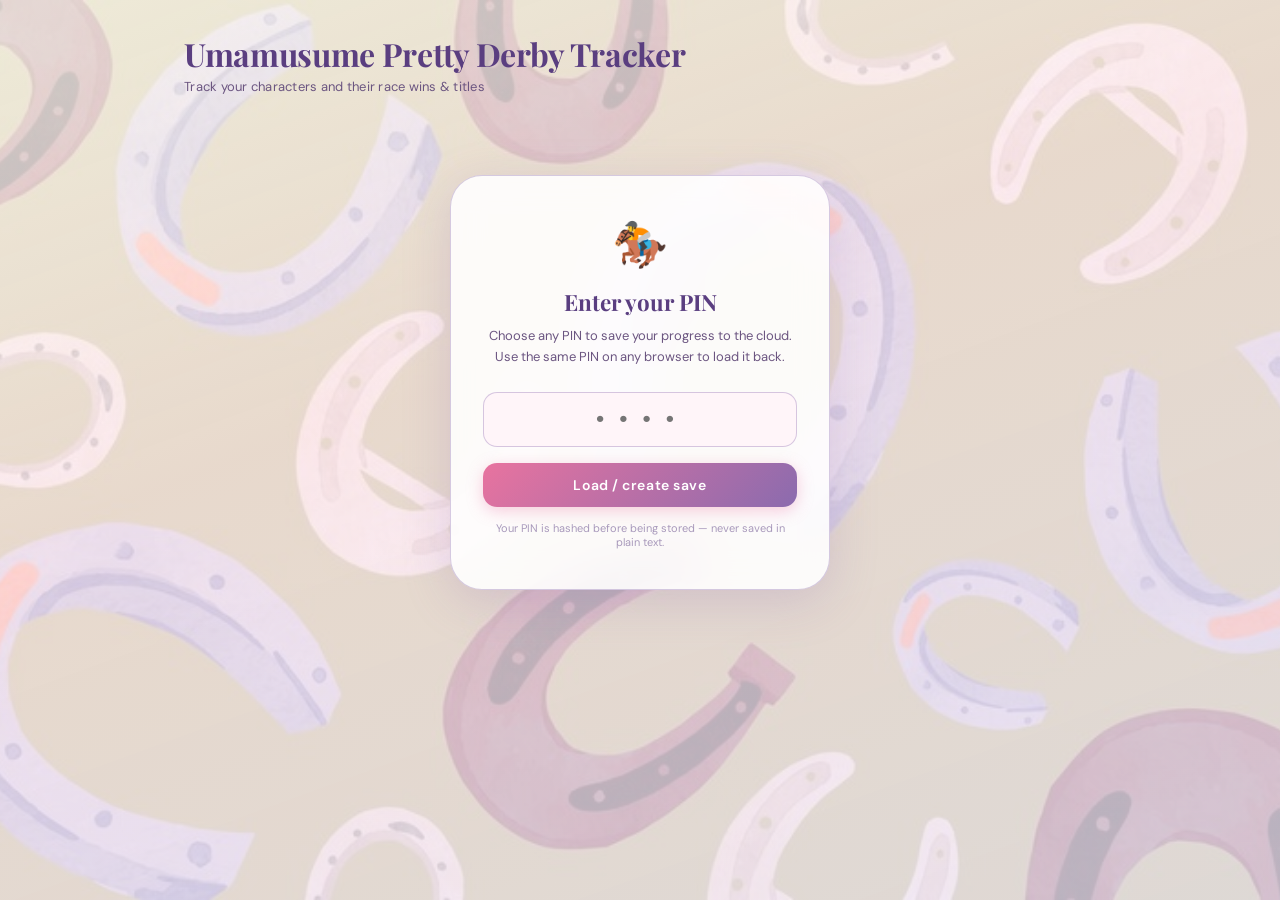
<file: index.html>
<!DOCTYPE html>
<html lang="en">
<head>
<meta charset="UTF-8" />
<meta name="viewport" content="width=device-width, initial-scale=1.0" />
<link rel="preconnect" href="https://fonts.googleapis.com">
<link rel="preconnect" href="https://fonts.gstatic.com" crossorigin>
<link href="https://fonts.googleapis.com/css2?family=Playfair+Display:wght@400;600;700&family=DM+Sans:ital,opsz,wght@0,9..40,300;0,9..40,400;0,9..40,500;0,9..40,600&display=swap" rel="stylesheet">
<link rel="stylesheet" href="styles.css">
<title>Umamusume Pretty Derby Tracker</title>
</head>
<body>
<div class="container">
  <h1>Umamusume Pretty Derby Tracker</h1>
  <p class="subtitle">Track your characters and their race wins &amp; titles</p>

  <div id="loading-screen" class="pin-screen" style="font-size:14px;color:var(--text-mid);">
    <p>Loading data…</p>
  </div>

  <div id="pin-screen" class="pin-screen" style="display:none">
    <h2>Enter your PIN</h2>
    <p>Choose any PIN to save your progress to the cloud. Use the same PIN on any browser to load it back.</p>
    <input class="pin-input" id="pin-input" type="password" maxlength="20" placeholder="••••" autocomplete="off" />
    <button class="pin-btn" id="pin-btn">Load / create save</button>
    <div class="pin-error" id="pin-error" style="display:none"></div>
    <div class="pin-info">Your PIN is hashed before being stored — never saved in plain text.</div>
  </div>

  <div id="main-app" style="display:none">
    <div class="sync-bar">
      <span class="sync-status" id="sync-status">Loaded from cloud</span>
      <button class="switch-pin" id="switch-pin-btn">Switch PIN</button>
    </div>
    <div id="chars-view">
      <div class="search-row">
        <input id="search-input" placeholder="Search characters..." />
        <button id="sort-mode-btn" class="sort-mode-btn">⇅ Custom Order</button>
      </div>
      <div class="char-grid" id="char-grid"></div>
    </div>
    <div class="detail-view" id="detail-view">
      <button class="back-btn" id="back-btn">← All characters</button>
      <div class="detail-header">
        <div class="detail-avatar" id="d-avatar"></div>
        <div><div class="detail-name" id="d-name"></div><div class="detail-wins-sub" id="d-sub"></div></div>
        <button class="own-btn-detail" id="d-own-btn"></button>
      </div>
      <div id="d-filters"></div>
      <div id="d-races-section" class="section"></div>
      <div id="d-titles-section" class="section"></div>
      <div id="d-story-section" class="section"></div>
    </div>
  </div>
</div>

<script>
const SUPABASE_URL = "https://rzcoksxxqggsweqdkzzb.supabase.co";
const SUPABASE_KEY = "sb_publishable_HH8gBjpd7CGeIpKzIGNu6g_YGz-oLFx";

// ── CSV loader ────────────────────────────────────────────────────────────────
function parseCSV(text) {
  const lines = text.trim().split("\n").map(l => l.trim()).filter(Boolean);
  if (lines.length < 2) return [];
  const headers = lines[0].split(",").map(h => h.trim());
  return lines.slice(1).map(line => {
    const vals = [];
    let cur = "", inQ = false;
    for (let i = 0; i < line.length; i++) {
      if (line[i] === '"') { inQ = !inQ; }
      else if (line[i] === ',' && !inQ) { vals.push(cur.trim()); cur = ""; }
      else { cur += line[i]; }
    }
    vals.push(cur.trim());
    const obj = {};
    headers.forEach((h, i) => obj[h] = vals[i] ?? "");
    return obj;
  });
}
function raceYears(r) {
  return (r.year || "").split(",").map(s => s.trim()).filter(Boolean);
}
async function loadCSV(path) {
  const r = await fetch(path);
  if (!r.ok) throw new Error(`Failed to load ${path}`);
  return parseCSV(await r.text());
}

// ── Bootstrap: load all CSVs before showing anything ─────────────────────────
let CHARS = [], G1_RACES = [], TITLES = [], STORY_EVENTS = {};
let RACE_ORDER_INDEX = {};

async function bootstrap() {
  try {
  const [chars, races, titlesData, storyData, raceOrderData] = await Promise.all([
      loadCSV("ImportFile/characters.csv"),
      loadCSV("ImportFile/races.csv"),
      loadCSV("ImportFile/titles.csv"),
      loadCSV("ImportFile/story_events.csv").catch(() => []),
      loadCSV("ImportFile/race_order.csv").catch(() => []),
    ]);
    CHARS    = chars;
    G1_RACES = races;
    TITLES   = titlesData.map(r => ({ title: r.title, description: r.description || "" }));
    RACE_ORDER_INDEX = {};
    raceOrderData.forEach((r, i) => { if (r.name) RACE_ORDER_INDEX[r.name] = i; });
    // Separate universal (ALL) events from character-specific ones
    const universalEvents = storyData
      .filter(row => row.character === "ALL" && row.event)
      .map(row => row.event);
    STORY_EVENTS = {};
    storyData.forEach(row => {
      if (row.character === "ALL" || !row.event) return;
      if (!STORY_EVENTS[row.character]) STORY_EVENTS[row.character] = [];
      STORY_EVENTS[row.character].push(row.event);
    });
    // Append universal events to every character's list
    CHARS.forEach(c => {
      if (!STORY_EVENTS[c.name]) STORY_EVENTS[c.name] = [];
      STORY_EVENTS[c.name] = STORY_EVENTS[c.name].concat(universalEvents);
    });

    document.getElementById("loading-screen").style.display = "none";
    document.getElementById("pin-screen").style.display     = "block";
    initApp();
  } catch (e) {
    document.getElementById("loading-screen").innerHTML =
      `<p style="color:#A32D2D">Failed to load data files. Make sure <code>characters.csv</code>, <code>races.csv</code>, and <code>titles.csv</code> exist.<br><br>${e.message}</p>`;
  }
}

// ── Supabase ──────────────────────────────────────────────────────────────────
async function hashPin(pin) {
  const buf = await crypto.subtle.digest("SHA-256", new TextEncoder().encode(pin));
  return Array.from(new Uint8Array(buf)).map(b=>b.toString(16).padStart(2,"0")).join("");
}
async function dbLoad(h) {
  const r = await fetch(`${SUPABASE_URL}/rest/v1/tracker?pin=eq.${h}&select=data`,
    {headers:{apikey:SUPABASE_KEY,Authorization:`Bearer ${SUPABASE_KEY}`}});
  if (!r.ok) throw new Error();
  const rows = await r.json();
  return rows.length ? rows[0].data : null;
}
async function dbSave(h, data) {
  const r = await fetch(`${SUPABASE_URL}/rest/v1/tracker`, {
    method:"POST",
    headers:{apikey:SUPABASE_KEY,Authorization:`Bearer ${SUPABASE_KEY}`,
      "Content-Type":"application/json","Prefer":"resolution=merge-duplicates"},
    body:JSON.stringify({pin:h,data,updated_at:new Date().toISOString()})
  });
  if (!r.ok) throw new Error();
}

// ── State ─────────────────────────────────────────────────────────────────────
let pinHash=null, appData={}, currentChar=null, charSearch="", saveTimer=null;
let fSearch="", fGrade=null, fYear=null, fMonth=null, fSurface=null, fLength=null;
let racesCollapsed=false, titlesCollapsed=false, storyCollapsed=false;
let raceViewMode="career";

function initChar(n){
  if(!appData[n])appData[n]={owned:false,races:{},titles:{},storyEvents:{}};
  if(!appData[n].storyEvents)appData[n].storyEvents={};
}
function initials(n){return n.split(" ").map(w=>w[0]).join("").slice(0,2).toUpperCase();}
function getWins(n){
  const d=appData[n];if(!d)return 0;
  return Object.values(d.races||{}).filter(Boolean).length+Object.values(d.titles||{}).filter(Boolean).length;
}
function setSyncStatus(msg,cls){
  const el=document.getElementById("sync-status");
  el.textContent=msg;el.className="sync-status"+(cls?" "+cls:"");
}
function scheduleSave(){
  clearTimeout(saveTimer);setSyncStatus("Saving…","saving");
  saveTimer=setTimeout(async()=>{
    try{await dbSave(pinHash,appData);setSyncStatus("Saved to cloud ✓");}
    catch{setSyncStatus("Save failed — check connection","error");}
  },800);
}

// ── PIN ───────────────────────────────────────────────────────────────────────
function initApp() {
  document.getElementById("pin-btn").addEventListener("click",async()=>{
    const pin=document.getElementById("pin-input").value.trim();
    const errEl=document.getElementById("pin-error");
    if(!pin){errEl.textContent="Please enter a PIN.";errEl.style.display="block";return;}
    const btn=document.getElementById("pin-btn");
    btn.disabled=true;btn.textContent="Loading…";errEl.style.display="none";
    try{
      pinHash=await hashPin(pin);
      const saved=await dbLoad(pinHash);
      appData=saved||{};
      document.getElementById("pin-screen").style.display="none";
      document.getElementById("main-app").style.display="block";
      setSyncStatus(saved?"Loaded from cloud ✓":"New save — start tracking!");
      renderGrid();
    }catch{
      errEl.textContent="Could not connect. Check your internet and try again.";
      errEl.style.display="block";btn.disabled=false;btn.textContent="Load / create save";
    }
  });
  document.getElementById("pin-input").addEventListener("keydown",e=>{if(e.key==="Enter")document.getElementById("pin-btn").click();});
  document.getElementById("switch-pin-btn").addEventListener("click",()=>{
    pinHash=null;appData={};currentChar=null;charSearch="";
    document.getElementById("main-app").style.display="none";
    document.getElementById("chars-view").style.display="block";
    document.getElementById("detail-view").style.display="none";
    document.getElementById("pin-input").value="";
    document.getElementById("pin-error").style.display="none";
    const btn=document.getElementById("pin-btn");
    btn.disabled=false;btn.textContent="Load / create save";
    document.getElementById("pin-screen").style.display="block";
  });
  document.getElementById("search-input").addEventListener("input",e=>{charSearch=e.target.value;renderGrid();});
  document.getElementById("sort-mode-btn").addEventListener("click",()=>{
    if(appData.__sortMode==="custom"){appData.__sortMode="owned";}
    else{appData.__sortMode="custom";if(!appData.__charOrder)appData.__charOrder=CHARS.map(c=>c.name);}
    scheduleSave();renderGrid();
  });
  document.getElementById("back-btn").addEventListener("click",()=>{
    document.getElementById("detail-view").style.display="none";
    document.getElementById("chars-view").style.display="block";
    renderGrid();
  });
}

// ── Grid ──────────────────────────────────────────────────────────────────────
function getSlug(name){ return name.toLowerCase().replace(/\./g,"").replace(/\s+/g,"_"); }
function getCostumes(c){
  const base = { label: "Default", color: c.color, text: c.text, slug: getSlug(c.name) };
  const alts = [];
  let i = 1;
  while (c[`alt${i}_label`]) {
    const label = c[`alt${i}_label`];
    alts.push({
      label,
      color: c[`alt${i}_color`] || c.color,
      text:  c[`alt${i}_text`]  || c.text,
      slug:  getSlug(c.name) + "_" + label.toLowerCase().replace(/\s+/g,"_"),
    });
    i++;
  }
  return [base, ...alts];
}
function currentCostumeIdx(name){
  return appData[name]?.costumeIdx || 0;
}
function avatarHTML(c, size=36, showCycleBtn=false){
  const costumes = getCostumes(c);
  const idx = currentCostumeIdx(c.name);
  const costume = costumes[Math.min(idx, costumes.length-1)];
  const src = `Icons/${costume.slug}.png`;
  const cycleBtn = (costumes.length > 1 && showCycleBtn)
    ? `<button class="costume-cycle-btn" data-cycle="${c.name}" title="Swap costume (${costume.label})">⟳</button>`
    : "";
  return `<div class="char-avatar" style="background:${costume.color};color:${costume.text};overflow:hidden;position:relative;">
    <img src="${src}" width="${size}" height="${size}" style="object-fit:cover;width:100%;height:100%;"
      onerror="this.style.display=\'none\';this.parentElement.querySelector(\'span.avatar-initials\').style.display=\'flex\';"
    />
    <span class="avatar-initials" style="display:none;position:absolute;inset:0;align-items:center;justify-content:center;">${initials(c.name)}</span>
    ${cycleBtn}
  </div>`;
}
function cycleCostume(name){
  const c = CHARS.find(x => x.name === name);
  if (!c) return;
  initChar(name);
  const costumes = getCostumes(c);
  const cur = currentCostumeIdx(name);
  appData[name].costumeIdx = (cur + 1) % costumes.length;
  scheduleSave();
}
function renderGrid(){
  const grid=document.getElementById("char-grid");
  const q=charSearch.toLowerCase();
  const isCustom=appData.__sortMode==="custom";
  const filtered=sortChars(CHARS.filter(c=>!q||c.name.toLowerCase().includes(q)));
  const sortBtn=document.getElementById("sort-mode-btn");
  if(sortBtn){sortBtn.textContent=isCustom?"⇅ Owned First":"⇅ Custom Order";sortBtn.classList.toggle("active",isCustom);}
  grid.innerHTML=filtered.map(c=>{
    const d=appData[c.name]||{},w=getWins(c.name);
    return `<div class="char-card ${d.owned?'owned':''}" data-name="${c.name}" tabindex="0"${isCustom?' draggable="true"':''}>
      <div class="char-header">
         ${avatarHTML(c, 36, true)}
        <div><div class="char-name${c.name.length>14?' char-name-long':''}${c.name.length>18?' char-name-xlong':''}">${c.name}</div><div class="char-wins">${w} win${w!==1?'s':''} logged</div></div>
      </div>
      <button class="own-toggle" data-own="${c.name}">${d.owned?'✓ Owned':'Mark as owned'}</button>
    </div>`;
  }).join("");
  grid.querySelectorAll(".char-card").forEach(el=>{
    el.addEventListener("click",e=>{if(e.target.dataset.own!==undefined)return;showDetail(el.dataset.name);});
    el.addEventListener("keydown",e=>{if(e.key==="Enter")showDetail(el.dataset.name);});
    if(isCustom){
      el.addEventListener("dragstart",e=>{dragSrcName=el.dataset.name;e.dataTransfer.effectAllowed="move";el.classList.add("dragging");});
      el.addEventListener("dragend",()=>el.classList.remove("dragging"));
      el.addEventListener("dragover",e=>{e.preventDefault();e.dataTransfer.dropEffect="move";});
      el.addEventListener("drop",e=>{
        e.preventDefault();
        if(dragSrcName&&dragSrcName!==el.dataset.name){
          if(!appData.__charOrder)appData.__charOrder=CHARS.map(c=>c.name);
          const order=appData.__charOrder;
          const fromIdx=order.indexOf(dragSrcName);
          const toIdx=order.indexOf(el.dataset.name);
          if(fromIdx!==-1&&toIdx!==-1){order.splice(fromIdx,1);order.splice(toIdx,0,dragSrcName);}
          dragSrcName=null;scheduleSave();renderGrid();
        }
      });
    }
  });
  grid.querySelectorAll("[data-cycle]").forEach(btn=>{
    btn.addEventListener("click",e=>{
      e.stopPropagation();
      cycleCostume(btn.dataset.cycle);
      renderGrid();
    });
  });
  grid.querySelectorAll("[data-own]").forEach(btn=>{
    btn.addEventListener("click",e=>{
      e.stopPropagation();const name=btn.dataset.own;initChar(name);
      appData[name].owned=!appData[name].owned;scheduleSave();renderGrid();
    });
  });
}
function sortChars(arr){
  if(appData.__sortMode==="custom"){
    if(!appData.__charOrder)appData.__charOrder=CHARS.map(c=>c.name);
    return arr.slice().sort((a,b)=>{
      const ai=appData.__charOrder.indexOf(a.name);
      const bi=appData.__charOrder.indexOf(b.name);
      return(ai===-1?9999:ai)-(bi===-1?9999:bi);
    });
  }
  return arr.slice().sort((a,b)=>{
    const aOwned=appData[a.name]?.owned?0:1;
    const bOwned=appData[b.name]?.owned?0:1;
    return aOwned-bOwned;
  });
}

// ── Filters ───────────────────────────────────────────────────────────────────
function unique(arr){return[...new Set(arr)];}
const YEARS    = ["Junior","Classic","Senior"];
const SURFACES = ["Turf","Dirt"];
const GRADES   = ["G1","G2","G3","EX"];
const LENGTHS  = ["Sprint","Mile","Medium","Long"];
const MONTHS = [
  "Early Jan","Late Jan","Early Feb","Late Feb","Early Mar","Late Mar",
  "Early Apr","Late Apr","Early May","Late May","Early Jun","Late Jun",
  "Early Jul","Late Jul","Early Aug","Late Aug","Early Sep","Late Sep",
  "Early Oct","Late Oct","Early Nov","Late Nov","Early Dec","Late Dec"
];
let fWon = null;
let tFilter = null, storyFilter = null, dragSrcName = null;

function getMonths(){
  const inData = new Set(G1_RACES.map(r => r.month));
  return MONTHS.filter(m => inData.has(m));
}

function filteredRaces(){
  const q=fSearch.toLowerCase();
  const d = appData[currentChar] || {};
  return G1_RACES.filter(r=>{
    if(fGrade   && r.grade   !==fGrade)   return false;
    if(fYear    && !raceYears(r).includes(fYear)) return false;
    if(fMonth   && r.month   !==fMonth)   return false;
    if(fSurface && r.surface !==fSurface) return false;
    if(fLength  && r.length  !==fLength)  return false;
    if (fWon !== null && !!d.races?.[r.name] !== fWon) return false;
    if(q && !r.name.toLowerCase().includes(q)) return false;
    return true;
  });
}
function hasActiveFilter(){
  return fSearch || fGrade || fYear || fMonth || fSurface || fLength || fWon !== null;
}
function renderFilters(){
  const wrap=document.getElementById("d-filters");
  if(raceViewMode==="trophy"){ wrap.innerHTML=""; return; }
  const chipRow=(label,options,current)=>`
    <div class="filter-row">
      <span class="filter-label">${label}</span>
      ${options.map(o=>`<button class="filter-chip ${current===o?'active':''}" data-filter-label="${label}" data-filter-val="${o}">${o}</button>`).join("")}
    </div>`;
  wrap.innerHTML=`<div class="filters-wrap">
    <div class="filters-title">Filter races</div>
    <div class="filter-row">
      <span class="filter-label">Search</span>
      <input class="filter-search" id="f-search" placeholder="Race name…" value="${fSearch}" />
      ${hasActiveFilter()?`<button class="filter-clear" id="f-clear">Clear all</button>`:''}
    </div>
    ${chipRow("Grade",   GRADES,      fGrade)}
    ${chipRow("Year",    YEARS,       fYear)}
    ${chipRow("Month",   getMonths(), fMonth)}
    ${chipRow("Surface", SURFACES,    fSurface)}
    ${chipRow("Length",  LENGTHS,     fLength)}
    ${chipRow("Won", ["Won", "Not Won"], fWon === true ? "Won" : fWon === false ? "Not Won" : null)}
  </div>`;
  document.getElementById("f-search").addEventListener("input",e=>{fSearch=e.target.value;renderDetailRaces(CHARS.find(x=>x.name===currentChar));renderFilters();});
  document.getElementById("f-clear")?.addEventListener("click",()=>{
    fSearch="";fGrade=null;fYear=null;fMonth=null;fSurface=null;fLength=null;fWon=null;
    renderDetailRaces(CHARS.find(x=>x.name===currentChar));renderFilters();
  });
  wrap.querySelectorAll(".filter-chip").forEach(btn=>{
    btn.addEventListener("click",()=>{
      const val=btn.dataset.filterVal;
      const label=btn.dataset.filterLabel;
      if(label==="Grade")   fGrade  =(fGrade  ===val?null:val);
      if(label==="Year")    fYear   =(fYear   ===val?null:val);
      if(label==="Month")   fMonth  =(fMonth  ===val?null:val);
      if(label==="Surface") fSurface=(fSurface===val?null:val);
      if(label==="Length")  fLength =(fLength ===val?null:val);
      if (label === "Won") fWon = (val === "Won") ? (fWon === true ? null : true)
                          : (fWon === false ? null : false);
      renderDetailRaces(CHARS.find(x=>x.name===currentChar));
      renderFilters();
    });
  });
}

// ── Detail ────────────────────────────────────────────────────────────────────
function showDetail(name){
  currentChar=name;initChar(name);
  fSearch="";fGrade=null;fYear=null;fMonth=null;fSurface=null;fLength=null;
  racesCollapsed=false;titlesCollapsed=false;storyCollapsed=false;
  raceViewMode="career";
  document.getElementById("chars-view").style.display="none";
  document.getElementById("detail-view").style.display="block";
  const c=CHARS.find(x=>x.name===name);
  fWon = null;
  tFilter = null;
  storyFilter = null;
  renderDetailHeader(c);
  renderFilters();
  renderDetailRaces(c);
  renderDetailTitles(c);
  renderDetailStory(c);
}
function renderDetailHeader(c){
  const d=appData[c.name];
  const raceWins=Object.values(d.races||{}).filter(Boolean).length;
  const titleWins=Object.values(d.titles||{}).filter(Boolean).length;
  const storyEvents=STORY_EVENTS[c.name]||[];
  const storyDone=storyEvents.filter(e=>d.storyEvents?.[e]?.done).length;
  const storySub=storyEvents.length?` · ${storyDone}/${storyEvents.length} Story`:'';
  document.getElementById("d-avatar").innerHTML=avatarHTML(c, 36, true);
  document.getElementById("d-name").textContent=c.name;
  document.getElementById("d-sub").textContent=`${raceWins} Wins · ${titleWins} Epithets${storySub}`;
  const ob=document.getElementById("d-own-btn");
  ob.textContent=d.owned?"✓ Owned":"Mark as owned";
  ob.className="own-btn-detail"+(d.owned?" owned":"");
  ob.onclick=()=>{d.owned=!d.owned;scheduleSave();renderDetailHeader(c);};
  document.querySelector("#d-avatar [data-cycle]")?.addEventListener("click", e=>{
    e.stopPropagation();
    cycleCostume(c.name);
    renderDetailHeader(c);
  });
}
function tagHTML(r){
  return`<span class="tag tag-grade-${r.grade}">${r.grade}</span>
         ${raceYears(r).map(y=>`<span class="tag tag-year-${y}">${y}</span>`).join("")}
         <span class="tag tag-month">${r.month}</span>
         <span class="tag tag-surface-${r.surface}">${r.surface}</span>
         <span class="tag tag-length">${r.length}</span>`;
}
function trophyRoomGroups(){
  const withIdx = G1_RACES.map((r, origIdx) => ({
    r,
    idx: RACE_ORDER_INDEX.hasOwnProperty(r.name) ? RACE_ORDER_INDEX[r.name] : (100000 + origIdx)
  }));
  withIdx.sort((a,b)=>a.idx-b.idx);
  const ordered = withIdx.map(x=>x.r);
  const groups = {};
  ordered.forEach(r=>{ (groups[r.grade] = groups[r.grade] || []).push(r); });
  return GRADES.filter(g=>groups[g] && groups[g].length).map(g=>({grade:g, races:groups[g]}));
}
function trophyCardHTML(r, d){
  const won = !!d.races[r.name];
  return `<div class="race-card ${won?'won':''}" data-trophy-race="${r.name}" tabindex="0" role="checkbox" aria-checked="${won}">
    ${won?'<div class="race-card-check">✓</div>':''}
    <div class="race-card-name">${r.name}</div>
<div class="race-card-tags">
  ${raceYears(r).map(y=>`<span class="tag tag-year-${y}">${y}</span>`).join("")}
  <span class="tag tag-month">${r.month}</span>
  <span class="tag tag-surface-${r.surface}">${r.surface}</span>
  <span class="tag tag-length">${r.length}</span>
</div>
  </div>`;
}
function renderTrophyRoomHTML(d){
  const groups = trophyRoomGroups();
  if(!groups.length) return `<div class="no-results">No races found. Check <code>ImportFile/races.csv</code>.</div>`;
  return groups.map(({grade,races})=>{
    const wonCount = races.filter(r=>d.races[r.name]).length;
    const blocks=[];
    for(let i=0;i<races.length;i+=15) blocks.push(races.slice(i,i+15));
    return `<div class="race-year-heading">
        <span class="tag tag-grade-${grade}" style="font-size:12px;padding:4px 12px;">${grade}</span>
        <span class="race-year-count">${wonCount} / ${races.length} won</span>
      </div>
      ${blocks.map(block=>`<div class="race-grid">${block.map(r=>trophyCardHTML(r,d)).join("")}</div>`).join("")}`;
  }).join("");
}
function renderCareerListHTML(d){
  const races=filteredRaces();
  return races.length===0
    ?`<div class="no-results">No races match your filters.</div>`
    :`<div class="race-list">${races.map(r=>`
        <div class="race-row">
          <span class="race-name">${r.name}</span>
          <div class="race-tags">${tagHTML(r)}</div>
          <div class="race-check ${d.races[r.name]?'won':''}" data-race="${r.name}" tabindex="0" role="checkbox" aria-checked="${!!d.races[r.name]}">${d.races[r.name]?'✓':''}</div>
        </div>`).join("")}
      </div>`;
}
function renderDetailRaces(c){
  const d=appData[c.name];
  const totalWon=Object.values(d.races||{}).filter(Boolean).length;
  const pct=Math.round(totalWon/G1_RACES.length*100);
  const bodyContent = raceViewMode==="trophy" ? renderTrophyRoomHTML(d) : renderCareerListHTML(d);
  document.getElementById("d-races-section").innerHTML=`
    <div class="section-title">
      <span>Wins — ${totalWon} / ${G1_RACES.length} total</span>
      <div style="display:flex;align-items:center;gap:10px">
        <span class="section-pct">${pct}%</span>
        <button class="collapse-btn" id="races-collapse-btn">${racesCollapsed?'▶ Show':'▼ Hide'}</button>
      </div>
    </div>
    <div id="races-body" ${racesCollapsed?'style="display:none"':''}>
      <div class="progress-bar-wrap"><div class="progress-bar" style="width:${pct}%"></div></div>
      <div class="race-map-toggle-row">
        <button class="race-map-btn ${raceViewMode==='career'?'active':''}" id="career-view-btn">☰ Career view</button>
        <button class="race-map-btn ${raceViewMode==='trophy'?'active':''}" id="trophy-room-btn">🏆 Trophy room</button>
      </div>
      ${bodyContent}
    </div>`;
  document.getElementById("races-collapse-btn").addEventListener("click",()=>{
    racesCollapsed=!racesCollapsed;
    renderDetailRaces(c);
  });
  document.getElementById("career-view-btn").addEventListener("click",()=>{
    raceViewMode="career";renderFilters();renderDetailRaces(c);
  });
  document.getElementById("trophy-room-btn").addEventListener("click",()=>{
    raceViewMode="trophy";renderFilters();renderDetailRaces(c);
  });
  if(raceViewMode==="career"){
    document.querySelectorAll("[data-race]").forEach(el=>{
      const go=()=>{
        d.races[el.dataset.race]=!d.races[el.dataset.race];
        scheduleSave();renderDetailHeader(c);renderDetailRaces(c);
      };
      el.addEventListener("click",go);
      el.addEventListener("keydown",e=>{if(e.key==="Enter"||e.key===" ")go();});
    });
  } else {
    document.querySelectorAll("[data-trophy-race]").forEach(el=>{
      const go=()=>{
        d.races[el.dataset.trophyRace]=!d.races[el.dataset.trophyRace];
        scheduleSave();renderDetailHeader(c);renderDetailRaces(c);
      };
      el.addEventListener("click",go);
      el.addEventListener("keydown",e=>{if(e.key==="Enter"||e.key===" ")go();});
    });
  }
}
function renderDetailTitles(c){
  const d=appData[c.name];
  const titleWins=Object.values(d.titles||{}).filter(Boolean).length;
  const tPct=Math.round(titleWins/TITLES.length*100);
  const visibleTitles = TITLES.filter(t => {
    if (tFilter === true  && !d.titles[t.title]) return false;
    if (tFilter === false &&  d.titles[t.title]) return false;
    return true;
  });
  const tFilterChip = (label, val) => {
    const active = tFilter === val;
    return `<button class="filter-chip ${active?'active':''}" data-tfilter="${label}">${label}</button>`;
  };
  document.getElementById("d-titles-section").innerHTML=`
    <div class="section-title">
      <span>Epithets — ${titleWins} / ${TITLES.length}</span>
      <div style="display:flex;align-items:center;gap:10px">
        <span class="section-pct">${tPct}%</span>
        <button class="collapse-btn" id="titles-collapse-btn">${titlesCollapsed?'▶ Show':'▼ Hide'}</button>
      </div>
    </div>
    <div id="titles-body" ${titlesCollapsed?'style="display:none"':''}>
      <div class="progress-bar-wrap"><div class="progress-bar" style="width:${tPct}%"></div></div>
      <div class="filter-row" style="margin-bottom:10px">
        <span class="filter-label">Filter</span>
        ${tFilterChip("Checked", true)}
        ${tFilterChip("Not Checked", false)}
        ${tFilter!==null?`<button class="filter-clear" id="t-filter-clear">Clear</button>`:''}
      </div>
      ${visibleTitles.length===0
        ?`<div class="no-results">No titles match your filter.</div>`
      :`<div class="race-list">${visibleTitles.map(t=>`
        <div class="race-row">
          <div class="title-name-wrap">
            <span class="race-name">${t.title}</span>
            ${t.description?`<span class="title-desc">${t.description}</span>`:''}
          </div>
          <div class="race-tags"><span class="tag tag-grade-G1" style="background:#EEEDFE;color:#3C3489">Title</span></div>
          <div class="race-check ${d.titles[t.title]?'won':''}" data-title="${t.title}" tabindex="0" role="checkbox" aria-checked="${!!d.titles[t.title]}">${d.titles[t.title]?'✓':''}</div>
        </div>`).join("")}
      </div>`}
    </div>`;
  document.getElementById("titles-collapse-btn").addEventListener("click",()=>{
    titlesCollapsed=!titlesCollapsed;
    renderDetailTitles(c);
  });
  document.getElementById("t-filter-clear")?.addEventListener("click",()=>{
    tFilter=null; renderDetailTitles(c);
  });
  document.querySelectorAll("[data-tfilter]").forEach(btn=>{
    btn.addEventListener("click",()=>{
      const label=btn.dataset.tfilter;
      const val = label==="Checked" ? true : false;
      tFilter = (tFilter===val ? null : val);
      renderDetailTitles(c);
    });
  });
  document.querySelectorAll("[data-title]").forEach(el=>{
    const go=()=>{
      d.titles[el.dataset.title]=!d.titles[el.dataset.title];
      scheduleSave(); renderDetailHeader(c); renderDetailTitles(c); renderGrid();
    };
    el.addEventListener("click",go);
    el.addEventListener("keydown",e=>{if(e.key==="Enter"||e.key===" ")go();});
  });
}
function renderDetailStory(c){
  const d=appData[c.name];
  const events=STORY_EVENTS[c.name]||[];
  const doneCount=events.filter(e=>d.storyEvents[e]?.done).length;
  const pct=events.length?Math.round(doneCount/events.length*100):0;
  const visibleEvents=events.filter(e=>{
    if(storyFilter===true  &&!d.storyEvents[e]?.done)return false;
    if(storyFilter===false && d.storyEvents[e]?.done)return false;
    return true;
  });
  const sFilterChip=(label,val)=>{
    const active=storyFilter===val;
    return`<button class="filter-chip ${active?'active':''}" data-sfilter="${label}">${label}</button>`;
  };
  document.getElementById("d-story-section").innerHTML=`
    <div class="section-title">
      <span>Story Events — ${doneCount} / ${events.length}</span>
      <div style="display:flex;align-items:center;gap:10px">
        <span class="section-pct">${pct}%</span>
        <button class="collapse-btn" id="story-collapse-btn">${storyCollapsed?'▶ Show':'▼ Hide'}</button>
      </div>
    </div>
    <div id="story-body" ${storyCollapsed?'style="display:none"':''}>
      ${events.length?`<div class="progress-bar-wrap"><div class="progress-bar" style="width:${pct}%"></div></div>`:''}
      ${events.length?`
      <div class="filter-row" style="margin-bottom:10px">
        <span class="filter-label">Filter</span>
        ${sFilterChip("Done",true)}
        ${sFilterChip("Not Done",false)}
        ${storyFilter!==null?`<button class="filter-clear" id="s-filter-clear">Clear</button>`:''}
      </div>`:''}
      ${events.length===0
        ?`<div class="no-results">No story events defined for this character yet. Add them to <code>ImportFile/story_events.csv</code>.</div>`
        :visibleEvents.length===0
          ?`<div class="no-results">No events match your filter.</div>`
          :`<div class="race-list">${visibleEvents.map(ev=>{
              const se=d.storyEvents[ev]||{};
              const notesId=`sn-${ev.replace(/[^a-z0-9]/gi,'_')}`;
              return`<div class="race-row story-event-row">
                <div class="story-event-main">
                  <div class="race-check ${se.done?'won':''}" data-story-event="${ev}" tabindex="0" role="checkbox" aria-checked="${!!se.done}">${se.done?'✓':''}</div>
                  <span class="race-name">${ev}</span>
                  <button class="notes-toggle" data-notes-id="${notesId}" data-has-notes="${!!se.details}">${se.details?'📝':'+ Notes'}</button>
                </div>
                <div class="story-notes-wrap" id="${notesId}" ${se.details?'':'style="display:none"'}>
                  <textarea class="story-notes" data-story-notes="${ev}" placeholder="Add notes about this event…">${se.details||''}</textarea>
                </div>
              </div>`;
            }).join("")}
          </div>`
      }
    </div>`;
  document.getElementById("story-collapse-btn").addEventListener("click",()=>{
    storyCollapsed=!storyCollapsed;renderDetailStory(c);
  });
  document.getElementById("s-filter-clear")?.addEventListener("click",()=>{
    storyFilter=null;renderDetailStory(c);
  });
  document.querySelectorAll("[data-sfilter]").forEach(btn=>{
    btn.addEventListener("click",()=>{
      const label=btn.dataset.sfilter;
      const val=label==="Done"?true:false;
      storyFilter=(storyFilter===val?null:val);
      renderDetailStory(c);
    });
  });
  document.querySelectorAll("[data-story-event]").forEach(el=>{
    const go=()=>{
      if(!d.storyEvents[el.dataset.storyEvent])d.storyEvents[el.dataset.storyEvent]={done:false,details:""};
      d.storyEvents[el.dataset.storyEvent].done=!d.storyEvents[el.dataset.storyEvent].done;
      scheduleSave();renderDetailHeader(c);renderDetailStory(c);
    };
    el.addEventListener("click",go);
    el.addEventListener("keydown",e=>{if(e.key==="Enter"||e.key===" ")go();});
  });
  document.querySelectorAll("[data-notes-id]").forEach(btn=>{
    btn.addEventListener("click",()=>{
      const target=document.getElementById(btn.dataset.notesId);
      if(target){
        const visible=target.style.display!=="none";
        target.style.display=visible?"none":"block";
        btn.textContent=visible?(btn.dataset.hasNotes==="true"?'📝':'+ Notes'):'▲ Notes';
      }
    });
  });
  document.querySelectorAll("[data-story-notes]").forEach(ta=>{
    ta.addEventListener("input",()=>{
      const evName=ta.dataset.storyNotes;
      if(!d.storyEvents[evName])d.storyEvents[evName]={done:false,details:""};
      d.storyEvents[evName].details=ta.value;
      scheduleSave();
    });
  });
}

// ── Start ─────────────────────────────────────────────────────────────────────
bootstrap();
</script>
</body>
</html>
</file>
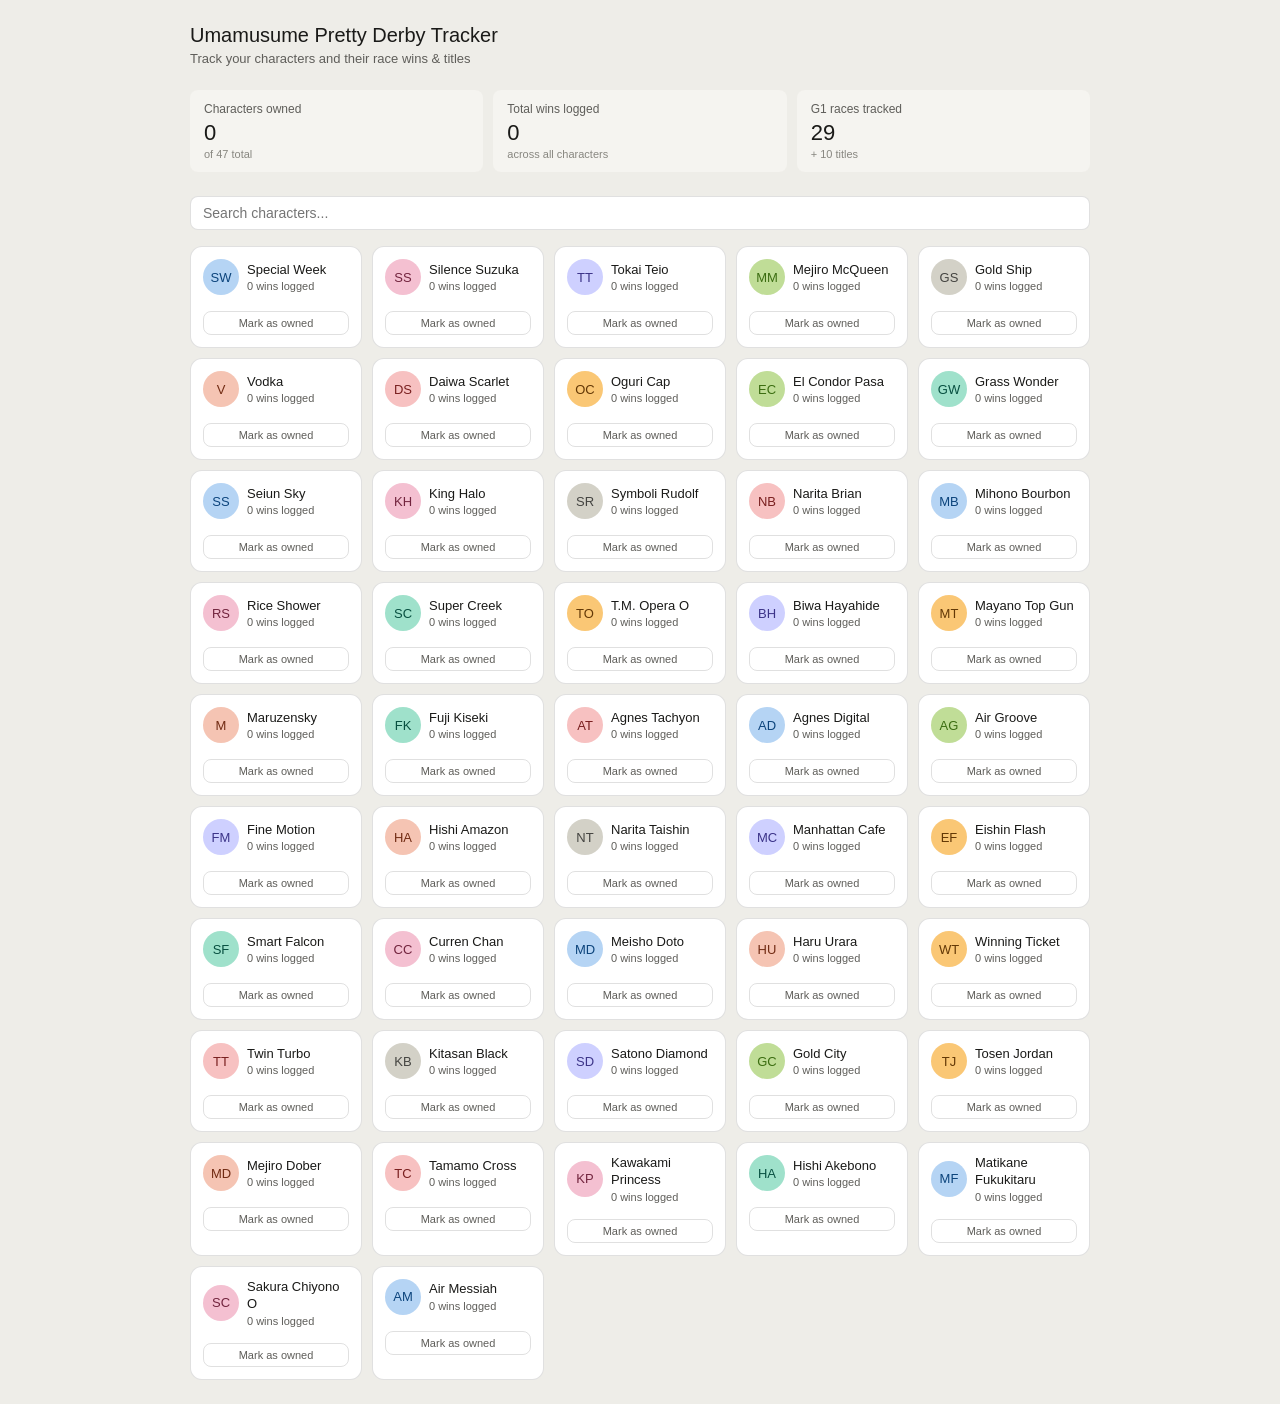
<file: umamusume_tracker.html>
<!DOCTYPE html>
<html lang="en">
<head>
<meta charset="UTF-8" />
<meta name="viewport" content="width=device-width, initial-scale=1.0" />
<title>Umamusume Pretty Derby Tracker</title>
<style>
  *, *::before, *::after { box-sizing: border-box; margin: 0; padding: 0; }
  :root {
    --bg-primary: #ffffff;
    --bg-secondary: #f5f4f0;
    --bg-tertiary: #eeede8;
    --text-primary: #1a1a18;
    --text-secondary: #5f5e5a;
    --text-tertiary: #888780;
    --border-light: rgba(0,0,0,0.12);
    --border-mid: rgba(0,0,0,0.22);
    --radius-md: 8px;
    --radius-lg: 12px;
    --teal: #1D9E75;
    --teal-light: #E1F5EE;
    --teal-dark: #085041;
    --teal-mid: #0F6E56;
  }
  @media (prefers-color-scheme: dark) {
    :root {
      --bg-primary: #1e1e1c;
      --bg-secondary: #2a2a28;
      --bg-tertiary: #242422;
      --text-primary: #f0ede6;
      --text-secondary: #b4b2a9;
      --text-tertiary: #888780;
      --border-light: rgba(255,255,255,0.1);
      --border-mid: rgba(255,255,255,0.2);
    }
  }
  body {
    font-family: -apple-system, BlinkMacSystemFont, "Segoe UI", sans-serif;
    background: var(--bg-tertiary);
    color: var(--text-primary);
    min-height: 100vh;
    padding: 1.5rem 1rem;
  }
  .container { max-width: 900px; margin: 0 auto; }
  h1 { font-size: 20px; font-weight: 500; margin-bottom: 0.25rem; }
  .subtitle { font-size: 13px; color: var(--text-secondary); margin-bottom: 1.5rem; }

  .summary-bar { display: grid; grid-template-columns: repeat(3, 1fr); gap: 10px; margin-bottom: 1.5rem; }
  .stat-card { background: var(--bg-secondary); border-radius: var(--radius-md); padding: 12px 14px; }
  .stat-label { font-size: 12px; color: var(--text-secondary); margin-bottom: 4px; }
  .stat-val { font-size: 22px; font-weight: 500; }
  .stat-sub { font-size: 11px; color: var(--text-tertiary); margin-top: 2px; }

  .search-row { margin-bottom: 1rem; }
  .search-row input {
    width: 100%; padding: 8px 12px; font-size: 14px;
    border: 0.5px solid var(--border-light); border-radius: var(--radius-md);
    background: var(--bg-primary); color: var(--text-primary); font-family: inherit;
    outline: none;
  }
  .search-row input:focus { border-color: var(--border-mid); }

  .char-grid { display: grid; grid-template-columns: repeat(auto-fill, minmax(170px, 1fr)); gap: 10px; }
  .char-card {
    background: var(--bg-primary); border: 0.5px solid var(--border-light);
    border-radius: var(--radius-lg); padding: 12px; cursor: pointer;
    transition: border-color 0.15s;
  }
  .char-card:hover { border-color: var(--border-mid); }
  .char-card.owned { border-color: var(--teal); background: var(--teal-light); }
  .char-card.owned .char-name { color: var(--teal-dark); }
  .char-header { display: flex; align-items: center; gap: 8px; margin-bottom: 8px; }
  .char-avatar {
    width: 36px; height: 36px; border-radius: 50%;
    display: flex; align-items: center; justify-content: center;
    font-size: 13px; font-weight: 500; flex-shrink: 0;
  }
  .char-name { font-size: 13px; font-weight: 500; line-height: 1.3; }
  .char-wins { font-size: 11px; color: var(--text-secondary); margin-top: 2px; }
  .own-toggle {
    width: 100%; padding: 5px; font-size: 11px;
    border: 0.5px solid var(--border-light); border-radius: var(--radius-md);
    background: transparent; cursor: pointer; color: var(--text-secondary); font-family: inherit;
    margin-top: 8px;
  }
  .char-card.owned .own-toggle { background: var(--teal-mid); color: #E1F5EE; border-color: var(--teal-mid); }

  /* Detail view */
  .detail-view { display: none; }
  .back-btn {
    background: transparent; border: 0.5px solid var(--border-mid);
    border-radius: var(--radius-md); padding: 6px 14px; font-size: 13px;
    cursor: pointer; color: var(--text-secondary); font-family: inherit; margin-bottom: 1rem;
  }
  .back-btn:hover { background: var(--bg-secondary); }
  .detail-header { display: flex; align-items: center; gap: 12px; margin-bottom: 1.25rem; }
  .detail-avatar {
    width: 48px; height: 48px; border-radius: 50%;
    display: flex; align-items: center; justify-content: center;
    font-size: 16px; font-weight: 500; flex-shrink: 0;
  }
  .detail-name { font-size: 17px; font-weight: 500; }
  .detail-wins-sub { font-size: 12px; color: var(--text-secondary); }
  .own-btn-detail {
    margin-left: auto; padding: 6px 14px; font-size: 12px;
    border: 0.5px solid var(--border-light); border-radius: var(--radius-md);
    cursor: pointer; font-family: inherit; background: transparent; color: var(--text-secondary);
  }
  .own-btn-detail.owned { background: var(--teal-mid); color: #E1F5EE; border-color: var(--teal-mid); }

  .section { margin-bottom: 1.5rem; }
  .section-title {
    font-size: 13px; font-weight: 500; color: var(--text-secondary);
    margin-bottom: 8px; padding-bottom: 6px;
    border-bottom: 0.5px solid var(--border-light);
    display: flex; justify-content: space-between;
  }
  .section-pct { font-size: 11px; color: var(--text-tertiary); }
  .progress-bar-wrap { height: 5px; background: var(--bg-secondary); border-radius: 3px; margin-bottom: 1rem; overflow: hidden; }
  .progress-bar { height: 100%; background: var(--teal); border-radius: 3px; transition: width 0.3s; }

  .race-list { display: flex; flex-direction: column; gap: 6px; }
  .race-row {
    display: flex; align-items: center; gap: 10px; padding: 8px 10px;
    border: 0.5px solid var(--border-light); border-radius: var(--radius-md);
    background: var(--bg-primary);
  }
  .race-grade { font-size: 11px; font-weight: 500; padding: 2px 7px; border-radius: 10px; flex-shrink: 0; }
  .g1 { background: #FAECE7; color: #993C1D; }
  .title-badge { background: #EEEDFE; color: #3C3489; }
  .race-name { flex: 1; font-size: 13px; }
  .race-check {
    width: 22px; height: 22px; border-radius: 5px;
    border: 0.5px solid var(--border-mid); cursor: pointer;
    display: flex; align-items: center; justify-content: center;
    flex-shrink: 0; background: transparent; font-size: 12px; font-weight: 500;
    color: transparent; transition: background 0.1s;
  }
  .race-check.won { background: var(--teal); border-color: var(--teal); color: white; }
</style>
</head>
<body>
<div class="container">
  <h1>Umamusume Pretty Derby Tracker</h1>
  <p class="subtitle">Track your characters and their race wins &amp; titles</p>

  <div id="chars-view">
    <div class="summary-bar">
      <div class="stat-card">
        <div class="stat-label">Characters owned</div>
        <div class="stat-val" id="sum-owned">0</div>
        <div class="stat-sub" id="sum-owned-sub">of 47 total</div>
      </div>
      <div class="stat-card">
        <div class="stat-label">Total wins logged</div>
        <div class="stat-val" id="sum-wins">0</div>
        <div class="stat-sub">across all characters</div>
      </div>
      <div class="stat-card">
        <div class="stat-label">G1 races tracked</div>
        <div class="stat-val" id="sum-races">0</div>
        <div class="stat-sub" id="sum-races-sub"></div>
      </div>
    </div>
    <div class="search-row">
      <input id="search-input" placeholder="Search characters..." />
    </div>
    <div class="char-grid" id="char-grid"></div>
  </div>

  <div class="detail-view" id="detail-view">
    <button class="back-btn" id="back-btn">← All characters</button>
    <div class="detail-header">
      <div class="detail-avatar" id="d-avatar"></div>
      <div>
        <div class="detail-name" id="d-name"></div>
        <div class="detail-wins-sub" id="d-sub"></div>
      </div>
      <button class="own-btn-detail" id="d-own-btn"></button>
    </div>
    <div id="d-races-section" class="section"></div>
    <div id="d-titles-section" class="section"></div>
  </div>
</div>

<script>
const CHARS = [
  {name:"Special Week", color:"#B5D4F4", text:"#0C447C"},
  {name:"Silence Suzuka", color:"#F4C0D1", text:"#72243E"},
  {name:"Tokai Teio", color:"#CED0FF", text:"#3C3489"},
  {name:"Mejiro McQueen", color:"#C0DD97", text:"#3B6D11"},
  {name:"Gold Ship", color:"#D3D1C7", text:"#444441"},
  {name:"Vodka", color:"#F5C4B3", text:"#712B13"},
  {name:"Daiwa Scarlet", color:"#F7C1C1", text:"#791F1F"},
  {name:"Oguri Cap", color:"#FAC775", text:"#633806"},
  {name:"El Condor Pasa", color:"#C0DD97", text:"#3B6D11"},
  {name:"Grass Wonder", color:"#9FE1CB", text:"#085041"},
  {name:"Seiun Sky", color:"#B5D4F4", text:"#0C447C"},
  {name:"King Halo", color:"#F4C0D1", text:"#72243E"},
  {name:"Symboli Rudolf", color:"#D3D1C7", text:"#444441"},
  {name:"Narita Brian", color:"#F7C1C1", text:"#791F1F"},
  {name:"Mihono Bourbon", color:"#B5D4F4", text:"#0C447C"},
  {name:"Rice Shower", color:"#F4C0D1", text:"#72243E"},
  {name:"Super Creek", color:"#9FE1CB", text:"#085041"},
  {name:"T.M. Opera O", color:"#FAC775", text:"#633806"},
  {name:"Biwa Hayahide", color:"#CED0FF", text:"#3C3489"},
  {name:"Mayano Top Gun", color:"#FAC775", text:"#633806"},
  {name:"Maruzensky", color:"#F5C4B3", text:"#712B13"},
  {name:"Fuji Kiseki", color:"#9FE1CB", text:"#085041"},
  {name:"Agnes Tachyon", color:"#F7C1C1", text:"#791F1F"},
  {name:"Agnes Digital", color:"#B5D4F4", text:"#0C447C"},
  {name:"Air Groove", color:"#C0DD97", text:"#3B6D11"},
  {name:"Fine Motion", color:"#CED0FF", text:"#3C3489"},
  {name:"Hishi Amazon", color:"#F5C4B3", text:"#712B13"},
  {name:"Narita Taishin", color:"#D3D1C7", text:"#444441"},
  {name:"Manhattan Cafe", color:"#CED0FF", text:"#3C3489"},
  {name:"Eishin Flash", color:"#FAC775", text:"#633806"},
  {name:"Smart Falcon", color:"#9FE1CB", text:"#085041"},
  {name:"Curren Chan", color:"#F4C0D1", text:"#72243E"},
  {name:"Meisho Doto", color:"#B5D4F4", text:"#0C447C"},
  {name:"Haru Urara", color:"#F5C4B3", text:"#712B13"},
  {name:"Winning Ticket", color:"#FAC775", text:"#633806"},
  {name:"Twin Turbo", color:"#F7C1C1", text:"#791F1F"},
  {name:"Kitasan Black", color:"#D3D1C7", text:"#444441"},
  {name:"Satono Diamond", color:"#CED0FF", text:"#3C3489"},
  {name:"Gold City", color:"#C0DD97", text:"#3B6D11"},
  {name:"Tosen Jordan", color:"#FAC775", text:"#633806"},
  {name:"Mejiro Dober", color:"#F5C4B3", text:"#712B13"},
  {name:"Tamamo Cross", color:"#F7C1C1", text:"#791F1F"},
  {name:"Kawakami Princess", color:"#F4C0D1", text:"#72243E"},
  {name:"Hishi Akebono", color:"#9FE1CB", text:"#085041"},
  {name:"Matikane Fukukitaru", color:"#B5D4F4", text:"#0C447C"},
  {name:"Sakura Chiyono O", color:"#F4C0D1", text:"#72243E"},
  {name:"Air Messiah", color:"#B5D4F4", text:"#0C447C"},
];

const G1_RACES = [
  "Hopeful Stakes","Hanshin Juvenile Fillies","Asahi Hai Futurity Stakes",
  "Oka Sho","Satsuki Sho","Tenno Sho (Spring)","NHK Mile Cup","Victoria Mile",
  "Japanese Oaks","Japanese Derby","Yasuda Kinen","Takarazuka Kinen",
  "Sprinters Stakes","Shuka Sho","Kikuka Sho","Tenno Sho (Autumn)",
  "Queen Elizabeth II Cup","Mile Championship","Japan Cup","Champions Cup",
  "Hanshin Juvenile Fillies (Dec)","Arima Kinen","February Stakes",
  "Takamatsunomiya Kinen","Osaka Hai","Japan Dirt Derby","JBC Classic",
  "JBC Ladies Classic","Tokyo Daishoten",
];

const TITLES = [
  "Classic Triple Crown","Triple Tiara","Senior Spring Triple Crown",
  "Senior Autumn Triple Crown","Spring & Autumn Tenno Sho","Spring & Autumn Grand Prix",
  "Spring & Autumn Sprint Champions","Spring & Autumn Mile Champions",
  "URA Finale Champion","All Comers Victor",
];

const KEY = "umatrace_v1";
let data = {};
try { data = JSON.parse(localStorage.getItem(KEY)) || {}; } catch {}

let currentChar = null;
let search = "";

function save() {
  try { localStorage.setItem(KEY, JSON.stringify(data)); } catch {}
}

function initChar(name) {
  if (!data[name]) data[name] = { owned: false, races: {}, titles: {} };
}

function initials(name) {
  return name.split(" ").map(w => w[0]).join("").slice(0, 2).toUpperCase();
}

function getWins(name) {
  const d = data[name];
  if (!d) return 0;
  return Object.values(d.races || {}).filter(Boolean).length + Object.values(d.titles || {}).filter(Boolean).length;
}

function updateSummary() {
  const owned = CHARS.filter(c => data[c.name]?.owned).length;
  const totalWins = CHARS.reduce((a, c) => a + getWins(c.name), 0);
  document.getElementById("sum-owned").textContent = owned;
  document.getElementById("sum-owned-sub").textContent = `of ${CHARS.length} total`;
  document.getElementById("sum-wins").textContent = totalWins;
  document.getElementById("sum-races").textContent = G1_RACES.length;
  document.getElementById("sum-races-sub").textContent = `+ ${TITLES.length} titles`;
}

function renderGrid() {
  const grid = document.getElementById("char-grid");
  const q = search.toLowerCase();
  const filtered = CHARS.filter(c => !q || c.name.toLowerCase().includes(q));
  grid.innerHTML = filtered.map(c => {
    const d = data[c.name] || {};
    const w = getWins(c.name);
    return `<div class="char-card ${d.owned ? 'owned' : ''}" data-name="${c.name}" tabindex="0">
      <div class="char-header">
        <div class="char-avatar" style="background:${c.color};color:${c.text}">${initials(c.name)}</div>
        <div>
          <div class="char-name">${c.name}</div>
          <div class="char-wins">${w} win${w !== 1 ? 's' : ''} logged</div>
        </div>
      </div>
      <button class="own-toggle" data-own="${c.name}">${d.owned ? '✓ Owned' : 'Mark as owned'}</button>
    </div>`;
  }).join("");

  grid.querySelectorAll(".char-card").forEach(el => {
    el.addEventListener("click", e => {
      if (e.target.dataset.own !== undefined) return;
      showDetail(el.dataset.name);
    });
    el.addEventListener("keydown", e => { if (e.key === "Enter") showDetail(el.dataset.name); });
  });

  grid.querySelectorAll("[data-own]").forEach(btn => {
    btn.addEventListener("click", e => {
      e.stopPropagation();
      const name = btn.dataset.own;
      initChar(name);
      data[name].owned = !data[name].owned;
      save();
      renderGrid();
      updateSummary();
    });
  });

  updateSummary();
}

function showDetail(name) {
  currentChar = name;
  const c = CHARS.find(x => x.name === name);
  initChar(name);

  document.getElementById("chars-view").style.display = "none";
  document.getElementById("detail-view").style.display = "block";

  renderDetail(c);
}

function renderDetail(c) {
  const d = data[c.name];
  const raceWins = Object.values(d.races || {}).filter(Boolean).length;
  const titleWins = Object.values(d.titles || {}).filter(Boolean).length;

  const avatar = document.getElementById("d-avatar");
  avatar.textContent = initials(c.name);
  avatar.style.background = c.color;
  avatar.style.color = c.text;

  document.getElementById("d-name").textContent = c.name;
  document.getElementById("d-sub").textContent = `${raceWins} G1 wins · ${titleWins} titles`;

  const ownBtn = document.getElementById("d-own-btn");
  ownBtn.textContent = d.owned ? "✓ Owned" : "Mark as owned";
  ownBtn.className = "own-btn-detail" + (d.owned ? " owned" : "");
  ownBtn.onclick = () => {
    d.owned = !d.owned;
    save();
    renderDetail(c);
    updateSummary();
  };

  // Races section
  const rPct = Math.round(raceWins / G1_RACES.length * 100);
  document.getElementById("d-races-section").innerHTML = `
    <div class="section-title">G1 races — ${raceWins} / ${G1_RACES.length} <span class="section-pct">${rPct}%</span></div>
    <div class="progress-bar-wrap"><div class="progress-bar" style="width:${rPct}%"></div></div>
    <div class="race-list">
      ${G1_RACES.map(r => `
        <div class="race-row">
          <span class="race-grade g1">G1</span>
          <span class="race-name">${r}</span>
          <div class="race-check ${d.races[r] ? 'won' : ''}" data-race="${r}" tabindex="0" role="checkbox" aria-checked="${!!d.races[r]}">${d.races[r] ? '✓' : ''}</div>
        </div>`).join("")}
    </div>`;

  // Titles section
  const tPct = Math.round(titleWins / TITLES.length * 100);
  document.getElementById("d-titles-section").innerHTML = `
    <div class="section-title">Titles — ${titleWins} / ${TITLES.length} <span class="section-pct">${tPct}%</span></div>
    <div class="progress-bar-wrap"><div class="progress-bar" style="width:${tPct}%"></div></div>
    <div class="race-list">
      ${TITLES.map(t => `
        <div class="race-row">
          <span class="race-grade title-badge">Title</span>
          <span class="race-name">${t}</span>
          <div class="race-check ${d.titles[t] ? 'won' : ''}" data-title="${t}" tabindex="0" role="checkbox" aria-checked="${!!d.titles[t]}">${d.titles[t] ? '✓' : ''}</div>
        </div>`).join("")}
    </div>`;

  document.querySelectorAll("[data-race]").forEach(el => {
    const toggle = () => {
      d.races[el.dataset.race] = !d.races[el.dataset.race];
      save();
      renderDetail(c);
      updateSummary();
    };
    el.addEventListener("click", toggle);
    el.addEventListener("keydown", e => { if (e.key === "Enter" || e.key === " ") toggle(); });
  });

  document.querySelectorAll("[data-title]").forEach(el => {
    const toggle = () => {
      d.titles[el.dataset.title] = !d.titles[el.dataset.title];
      save();
      renderDetail(c);
      updateSummary();
    };
    el.addEventListener("click", toggle);
    el.addEventListener("keydown", e => { if (e.key === "Enter" || e.key === " ") toggle(); });
  });
}

document.getElementById("back-btn").addEventListener("click", () => {
  document.getElementById("detail-view").style.display = "none";
  document.getElementById("chars-view").style.display = "block";
  renderGrid();
});

document.getElementById("search-input").addEventListener("input", e => {
  search = e.target.value;
  renderGrid();
});

renderGrid();
</script>
</body>
</html>
</file>
<file: styles.css>
@import url('https://fonts.googleapis.com/css2?family=Playfair+Display:wght@400;600;700&family=DM+Sans:wght@300;400;500;600&display=swap');

*, *::before, *::after { box-sizing: border-box; margin: 0; padding: 0; }

:root {
  --pink:        #F5A7C7;
  --pink-deep:   #E8739F;
  --pink-light:  #FDE8F1;
  --pink-pale:   #FFF5F9;
  --gold:        #C9993A;
  --gold-light:  #F9EDD1;
  --gold-bright: #E8BB5A;
  --purple:      #8B6BAE;
  --purple-light:#EDE5F6;
  --purple-dark: #5A3E80;
  --teal:        #4AADA0;
  --teal-light:  #D5F1EE;
  --cream:       #FDF8F2;
  --text:        #2C1F3E;
  --text-mid:    #6B5580;
  --text-soft:   #A899BB;
  --border:      rgba(139,107,174,0.18);
  --border-mid:  rgba(139,107,174,0.35);
  --shadow-sm:   0 2px 12px rgba(139,107,174,0.12);
  --shadow-md:   0 6px 28px rgba(139,107,174,0.18);
  --shadow-lg:   0 12px 48px rgba(139,107,174,0.22);
  --radius-sm:   8px;
  --radius-md:   14px;
  --radius-lg:   22px;
  --radius-xl:   32px;
  --font-display: 'Playfair Display', Georgia, serif;
  --font-body:    'DM Sans', system-ui, sans-serif;
}

/* ── Base ── */
body {
  font-family: var(--font-body);
  background-color: var(--cream);
  background-image: url('Icons/Background.jpg');
  background-repeat: no-repeat;
  background-attachment: fixed;
  background-size: cover;
  background-position: center;
  color: var(--text);
  min-height: 100vh;
}

body::before {
  content: '';
  position: fixed;
  inset: 0;
  background: linear-gradient(
    160deg,
    rgba(253,248,242,0.82) 0%,
    rgba(253,232,241,0.75) 40%,
    rgba(237,229,246,0.78) 100%
  );
  pointer-events: none;
  z-index: 0;
}

.container {
  position: relative;
  z-index: 1;
  max-width: 960px;
  margin: 0 auto;
  padding: 2rem 1.5rem 4rem;
}

/* ── Page header ── */
h1 {
  font-family: var(--font-display);
  font-size: 2rem;
  font-weight: 700;
  color: var(--purple-dark);
  letter-spacing: -0.01em;
  background: none;
  margin-bottom: 0.2rem;
}

.subtitle {
  font-size: 13px;
  color: var(--text-mid);
  margin-bottom: 2rem;
  background: none;
  font-weight: 400;
  letter-spacing: 0.02em;
}

/* ── Loading / PIN screens ──  */
.pin-screen {
  max-width: 380px;
  margin: 5rem auto;
  background: rgba(255,255,255,0.88);
  backdrop-filter: blur(16px);
  border: 1px solid var(--border-mid);
  border-radius: var(--radius-xl);
  padding: 2.5rem 2rem;
  box-shadow: var(--shadow-lg);
  text-align: center;
}

.pin-screen::before {
  content: '🏇';
  display: block;
  font-size: 2.8rem;
  margin-bottom: 0.8rem;
}

.pin-screen h2 {
  font-family: var(--font-display);
  font-size: 1.4rem;
  font-weight: 700;
  color: var(--purple-dark);
  margin-bottom: 0.5rem;
}

.pin-screen p {
  font-size: 13px;
  color: var(--text-mid);
  margin-bottom: 1.5rem;
  line-height: 1.65;
}

.pin-input {
  width: 100%;
  padding: 14px;
  font-size: 22px;
  letter-spacing: 10px;
  border: 1.5px solid var(--border-mid);
  border-radius: var(--radius-md);
  background: var(--pink-pale);
  color: var(--purple-dark);
  font-family: monospace;
  text-align: center;
  margin-bottom: 1rem;
  outline: none;
  transition: border-color 0.2s, box-shadow 0.2s;
}
.pin-input:focus {
  border-color: var(--pink-deep);
  box-shadow: 0 0 0 3px rgba(232,115,159,0.15);
}

.pin-btn {
  width: 100%;
  padding: 13px;
  font-size: 14px;
  font-weight: 600;
  font-family: var(--font-body);
  background: linear-gradient(135deg, var(--pink-deep), var(--purple));
  color: white;
  border: none;
  border-radius: var(--radius-md);
  cursor: pointer;
  letter-spacing: 0.04em;
  transition: opacity 0.2s, transform 0.1s, box-shadow 0.2s;
  box-shadow: 0 4px 16px rgba(232,115,159,0.35);
}
.pin-btn:hover { opacity: 0.9; transform: translateY(-1px); box-shadow: 0 6px 20px rgba(232,115,159,0.4); }
.pin-btn:active { transform: translateY(0); }
.pin-btn:disabled { opacity: 0.45; cursor: not-allowed; transform: none; }

.pin-error {
  font-size: 12px;
  color: #C0392B;
  margin-top: 10px;
  padding: 8px 12px;
  background: #FEF0EE;
  border-radius: var(--radius-sm);
  border: 1px solid rgba(192,57,43,0.15);
}

.pin-info {
  font-size: 11px;
  color: var(--text-soft);
  margin-top: 14px;
}

/* ── Sync bar ── */
.sync-bar {
  display: flex;
  align-items: center;
  gap: 12px;
  font-size: 12px;
  margin-bottom: 1.5rem;
  background: rgba(255,255,255,0.7);
  backdrop-filter: blur(8px);
  border: 1px solid var(--border);
  border-radius: var(--radius-md);
  padding: 8px 14px;
  box-shadow: var(--shadow-sm);
}

.sync-status { flex: 1; color: var(--text-mid); font-weight: 500; }
.sync-status.saving { color: var(--purple); }
.sync-status.error  { color: #C0392B; }

.switch-pin {
  font-size: 12px;
  color: var(--text-soft);
  background: none;
  border: none;
  cursor: pointer;
  font-family: inherit;
  text-decoration: underline;
  padding: 0;
  transition: color 0.15s;
}
.switch-pin:hover { color: var(--purple); }

/* ── Search row ── */
.search-row { margin-bottom: 1rem; display: flex; flex-direction: column; gap: 6px; }

.search-row input {
  width: 100%;
  padding: 11px 16px;
  font-size: 14px;
  border: 1px solid var(--border-mid);
  border-radius: var(--radius-md);
  background: rgba(255,255,255,0.85);
  backdrop-filter: blur(8px);
  color: var(--text);
  font-family: inherit;
  outline: none;
  box-shadow: var(--shadow-sm);
  transition: border-color 0.2s, box-shadow 0.2s;
}
.search-row input:focus {
  border-color: var(--pink-deep);
  box-shadow: 0 0 0 3px rgba(232,115,159,0.12), var(--shadow-sm);
}
.search-row input::placeholder { color: var(--text-soft); }

.sort-mode-btn {
  width: 100%;
  padding: 8px 14px;
  font-size: 12px;
  font-weight: 500;
  font-family: inherit;
  border: 1px solid var(--border-mid);
  border-radius: var(--radius-md);
  background: rgba(255,255,255,0.75);
  color: var(--text-mid);
  cursor: pointer;
  transition: all 0.2s;
  letter-spacing: 0.02em;
}
.sort-mode-btn:hover { border-color: var(--purple); color: var(--purple); }
.sort-mode-btn.active { background: linear-gradient(135deg, var(--purple-light), var(--pink-light)); border-color: var(--purple); color: var(--purple-dark); }

/* ── Character grid ── */
.char-grid {
  display: grid;
  grid-template-columns: repeat(auto-fill, minmax(164px, 1fr));
  gap: 12px;
}

.char-card {
  background: rgba(255,255,255,0.82);
  backdrop-filter: blur(10px);
  border: 1px solid var(--border);
  border-radius: var(--radius-lg);
  padding: 14px 12px 12px;
  cursor: pointer;
  transition: transform 0.18s, box-shadow 0.18s, border-color 0.18s;
  box-shadow: var(--shadow-sm);
}
.char-card:hover {
  transform: translateY(-3px);
  box-shadow: var(--shadow-md);
  border-color: var(--pink);
}
.char-card.owned {
  border-color: var(--pink-deep);
  background: rgba(253,232,241,0.75);
}
.char-card.owned .char-name { color: var(--purple-dark); }

.char-header { display: flex; align-items: center; gap: 9px; margin-bottom: 10px; min-width: 0; }
.char-header > div:last-child { min-width: 0; flex: 1; }

.char-avatar {
  width: 40px; height: 40px;
  border-radius: 50%;
  display: flex; align-items: center; justify-content: center;
  font-size: 13px; font-weight: 600;
  flex-shrink: 0;
  overflow: hidden;
  border: 2px solid rgba(255,255,255,0.8);
  box-shadow: 0 2px 8px rgba(139,107,174,0.2);
}

.char-name { font-size: 13px; font-weight: 600; line-height: 1.3; color: var(--text); }
.char-name-long { font-size: 11.5px; }
.char-name-xlong { font-size: 10.5px; letter-spacing: -0.01em; }
.char-name { overflow-wrap: break-word; word-break: break-word; }
.char-wins { font-size: 11px; color: var(--text-soft); margin-top: 2px; }

.own-toggle {
  width: 100%;
  padding: 6px;
  font-size: 11px;
  font-weight: 500;
  font-family: inherit;
  border: 1px solid var(--border-mid);
  border-radius: var(--radius-sm);
  background: transparent;
  cursor: pointer;
  color: var(--text-mid);
  transition: all 0.2s;
  letter-spacing: 0.02em;
}
.own-toggle:hover { border-color: var(--pink-deep); color: var(--pink-deep); }
.char-card.owned .own-toggle {
  background: linear-gradient(135deg, var(--pink-deep), var(--purple));
  color: white;
  border-color: transparent;
  box-shadow: 0 2px 8px rgba(232,115,159,0.3);
}

/* ── Drag states ── */
.char-card[draggable="true"] { cursor: grab; }
.char-card[draggable="true"]:active { cursor: grabbing; }
.char-card.dragging { opacity: 0.4; border-style: dashed; border-color: var(--purple); }

/* ── Detail view ── */
.detail-view { display: none; }

.back-btn {
  display: inline-flex;
  align-items: center;
  gap: 6px;
  background: rgba(255,255,255,0.8);
  border: 1px solid var(--border-mid);
  border-radius: var(--radius-md);
  padding: 8px 16px;
  font-size: 13px;
  font-weight: 500;
  font-family: inherit;
  cursor: pointer;
  color: var(--text-mid);
  margin-bottom: 1.25rem;
  transition: all 0.18s;
  box-shadow: var(--shadow-sm);
}
.back-btn:hover { border-color: var(--pink-deep); color: var(--pink-deep); transform: translateX(-2px); }

.detail-header {
  display: flex;
  align-items: center;
  gap: 14px;
  margin-bottom: 1.5rem;
  background: rgba(255,255,255,0.8);
  backdrop-filter: blur(10px);
  border: 1px solid var(--border);
  border-radius: var(--radius-lg);
  padding: 16px 18px;
  box-shadow: var(--shadow-sm);
}

.detail-avatar {
  width: 54px; height: 54px;
  border-radius: 50%;
  display: flex; align-items: center; justify-content: center;
  font-size: 18px; font-weight: 600;
  flex-shrink: 0;
  overflow: hidden;
  border: 3px solid rgba(255,255,255,0.9);
  box-shadow: 0 3px 12px rgba(139,107,174,0.25);
}

.detail-name {
  font-family: var(--font-display);
  font-size: 1.2rem;
  font-weight: 700;
  color: var(--purple-dark);
}
.detail-wins-sub { font-size: 12px; color: var(--text-mid); margin-top: 3px; }

.own-btn-detail {
  margin-left: auto;
  padding: 8px 16px;
  font-size: 12px;
  font-weight: 600;
  font-family: inherit;
  border: 1px solid var(--border-mid);
  border-radius: var(--radius-md);
  cursor: pointer;
  background: transparent;
  color: var(--text-mid);
  transition: all 0.2s;
  letter-spacing: 0.02em;
}
.own-btn-detail:hover { border-color: var(--pink-deep); color: var(--pink-deep); }
.own-btn-detail.owned {
  background: linear-gradient(135deg, var(--pink-deep), var(--purple));
  color: white;
  border-color: transparent;
  box-shadow: 0 3px 12px rgba(232,115,159,0.3);
}

/* ── Filters ── */
.filters-wrap {
  background: rgba(255,255,255,0.78);
  backdrop-filter: blur(10px);
  border: 1px solid var(--border);
  border-radius: var(--radius-lg);
  padding: 16px 18px;
  margin-bottom: 1.5rem;
  box-shadow: var(--shadow-sm);
}
.filters-title {
  font-size: 11px;
  font-weight: 600;
  letter-spacing: 0.08em;
  text-transform: uppercase;
  color: var(--text-soft);
  margin-bottom: 12px;
}
.filter-row { display: flex; flex-wrap: wrap; gap: 6px; margin-bottom: 8px; align-items: center; }
.filter-row:last-child { margin-bottom: 0; }
.filter-label { font-size: 11px; color: var(--text-soft); width: 52px; flex-shrink: 0; font-weight: 500; }

.filter-search {
  flex: 1; min-width: 140px;
  padding: 5px 12px;
  font-size: 12px;
  border: 1px solid var(--border);
  border-radius: 20px;
  background: var(--pink-pale);
  color: var(--text);
  font-family: inherit;
  outline: none;
  transition: border-color 0.2s;
}
.filter-search:focus { border-color: var(--pink-deep); }

.filter-chip {
  padding: 4px 12px;
  font-size: 11px;
  font-weight: 500;
  border-radius: 20px;
  border: 1px solid var(--border-mid);
  background: rgba(255,255,255,0.7);
  cursor: pointer;
  color: var(--text-mid);
  font-family: inherit;
  white-space: nowrap;
  transition: all 0.15s;
}
.filter-chip:hover { border-color: var(--pink); color: var(--pink-deep); }
.filter-chip.active {
  background: linear-gradient(135deg, var(--pink-deep), var(--purple));
  border-color: transparent;
  color: white;
  box-shadow: 0 2px 8px rgba(232,115,159,0.28);
}

.filter-clear {
  font-size: 11px;
  color: var(--text-soft);
  background: none;
  border: none;
  cursor: pointer;
  font-family: inherit;
  text-decoration: underline;
  margin-left: auto;
  transition: color 0.15s;
}
.filter-clear:hover { color: var(--pink-deep); }

/* ── Sections ── */
.section { margin-bottom: 1.75rem; }

.section-title {
  font-size: 13px;
  font-weight: 600;
  color: var(--purple-dark);
  margin-bottom: 10px;
  padding-bottom: 8px;
  border-bottom: 1.5px solid var(--border);
  display: flex;
  justify-content: space-between;
  align-items: center;
  background: none;
}
.section-pct { font-size: 11px; color: var(--text-soft); font-weight: 500; }

.progress-bar-wrap {
  height: 6px;
  background: var(--pink-light);
  border-radius: 6px;
  margin-bottom: 1rem;
  overflow: hidden;
}
.progress-bar {
  height: 100%;
  background: linear-gradient(90deg, var(--pink-deep), var(--purple));
  border-radius: 6px;
  transition: width 0.4s cubic-bezier(0.34, 1.56, 0.64, 1);
}

.collapse-btn {
  font-size: 11px;
  font-weight: 500;
  padding: 3px 10px;
  border-radius: 20px;
  border: 1px solid var(--border-mid);
  background: rgba(255,255,255,0.7);
  cursor: pointer;
  color: var(--text-mid);
  font-family: inherit;
  white-space: nowrap;
  flex-shrink: 0;
  transition: all 0.15s;
}
.collapse-btn:hover { border-color: var(--pink); color: var(--pink-deep); }

/* ── Race list ── */
.race-list { display: flex; flex-direction: column; gap: 6px; }

.race-row {
  display: flex;
  align-items: center;
  gap: 8px;
  padding: 9px 12px;
  border: 1px solid var(--border);
  border-radius: var(--radius-md);
  background: rgba(255,255,255,0.72);
  backdrop-filter: blur(6px);
  flex-wrap: wrap;
  transition: border-color 0.15s, background 0.15s;
}
.race-row:hover { border-color: var(--border-mid); background: rgba(255,255,255,0.88); }

.race-name { font-size: 13px; flex: 1; min-width: 120px; font-weight: 500; color: var(--text); }
.race-tags { display: flex; gap: 4px; flex-wrap: wrap; }

.tag {
  font-size: 10px;
  padding: 2px 8px;
  border-radius: 10px;
  white-space: nowrap;
  font-weight: 600;
  letter-spacing: 0.02em;
}
.tag-grade-G1  { background: #FDECE8; color: #B84A2A; }
.tag-grade-G2  { background: #E8F2FD; color: #2060A8; }
.tag-grade-G3  { background: #EBF5E0; color: #3A6C12; }
.tag-grade-EX  { background: var(--gold-light); color: var(--gold); }
.tag-year-Junior  { background: var(--purple-light); color: var(--purple-dark); }
.tag-year-Classic { background: #FDF0DC; color: #7A4A0A; }
.tag-year-Senior  { background: var(--pink-light); color: var(--pink-deep); }
.tag-surface-Turf { background: #EBF5E0; color: #3A6C12; }
.tag-surface-Dirt { background: #FBE8C9; color: #7A4A0A; }
.tag-length { background: rgba(237,229,246,0.7); color: var(--purple); }
.tag-month  { background: rgba(253,232,241,0.7); color: var(--pink-deep); }

.race-check {
  width: 24px; height: 24px;
  border-radius: 7px;
  border: 1.5px solid var(--border-mid);
  cursor: pointer;
  display: flex; align-items: center; justify-content: center;
  flex-shrink: 0;
  background: transparent;
  font-size: 12px;
  font-weight: 700;
  color: transparent;
  transition: all 0.18s;
}
.race-check:hover { border-color: var(--pink-deep); background: var(--pink-light); }
.race-check.won {
  background: linear-gradient(135deg, var(--pink-deep), var(--purple));
  border-color: transparent;
  color: white;
  box-shadow: 0 2px 8px rgba(232,115,159,0.3);
}

.no-results { font-size: 13px; color: var(--text-soft); padding: 16px 0; text-align: center; }
/* ── Career view / Trophy room toggle ── */
.race-map-toggle-row { display:flex; align-items:center; gap:8px; margin-bottom:1rem; }
.race-map-btn {
  padding:8px 16px;
  font-size:12px;
  font-weight:600;
  font-family:inherit;
  border:1px solid var(--border-mid);
  border-radius:var(--radius-md);
  background:rgba(255,255,255,0.75);
  color:var(--text-mid);
  cursor:pointer;
  transition:all 0.18s;
  letter-spacing:0.02em;
}
.race-map-btn:hover { border-color:var(--pink-deep); color:var(--pink-deep); }
.race-map-btn.active {
  background:linear-gradient(135deg,var(--pink-deep),var(--purple));
  color:#fff;
  border-color:transparent;
  box-shadow:0 3px 12px rgba(232,115,159,0.3);
}

/* ── Trophy room grid ── */
.race-year-heading { display:flex; align-items:center; gap:10px; margin:1.75rem 0 0.75rem; }
.race-year-heading:first-child { margin-top:0; }
.race-year-count { font-size:11px; color:var(--text-soft); }

.race-grid {
  display:grid;
  grid-template-columns: repeat(3, 1fr);
  gap:10px;
  margin-bottom:10px;
}

.race-card {
  position:relative;
  background: rgba(255,255,255,0.78);
  backdrop-filter: blur(8px);
  border: 1px solid var(--border);
  border-radius: var(--radius-md);
  padding: 10px 12px;
  cursor: pointer;
  box-shadow: var(--shadow-sm);
  transition: border-color 0.15s, transform 0.15s, background 0.15s;
  min-height: 76px;
  display:flex;
  flex-direction:column;
  justify-content:space-between;
  gap:6px;
}
.race-card:hover { border-color: var(--pink); transform: translateY(-2px); }
.race-card.won { border-color: var(--pink-deep); background: rgba(253,232,241,0.65); }
.race-card-name { font-size:12.5px; font-weight:600; color:var(--text); line-height:1.3; padding-right:20px; }
.race-card-tags { display:flex; flex-wrap:wrap; gap:4px; }
.race-card-check {
  position:absolute; top:8px; right:8px;
  width:18px; height:18px;
  border-radius:6px;
  display:flex; align-items:center; justify-content:center;
  font-size:11px; font-weight:700;
  background: linear-gradient(135deg, var(--pink-deep), var(--purple));
  color:#fff;
}
/* ── Titles ── */
.title-name-wrap { flex: 1; min-width: 120px; display: flex; flex-direction: column; gap: 2px; }
.title-desc { font-size: 11px; color: var(--text-soft); line-height: 1.45; }

/* ── Story events ── */
.story-event-row { flex-direction: column; align-items: stretch; gap: 0; }
.story-event-main { display: flex; align-items: center; gap: 8px; width: 100%; }

.notes-toggle {
  margin-left: auto;
  flex-shrink: 0;
  font-size: 11px;
  padding: 3px 10px;
  border-radius: 20px;
  border: 1px solid var(--border);
  background: rgba(255,255,255,0.7);
  color: var(--text-mid);
  cursor: pointer;
  font-family: inherit;
  white-space: nowrap;
  transition: all 0.15s;
}
.notes-toggle:hover { border-color: var(--pink); color: var(--pink-deep); }

.story-notes-wrap { width: 100%; margin-top: 10px; }

.story-notes {
  width: 100%;
  min-height: 66px;
  padding: 8px 12px;
  font-size: 12px;
  border: 1px solid var(--border);
  border-radius: var(--radius-md);
  background: var(--pink-pale);
  color: var(--text);
  font-family: inherit;
  resize: vertical;
  outline: none;
  line-height: 1.55;
  transition: border-color 0.2s;
}
.story-notes:focus { border-color: var(--pink-deep); }

/* ── Stat cards (if used) ── */
.stat-card { border-radius: var(--radius-md); padding: 14px 16px; background: rgba(255,255,255,0.8); border: 1px solid var(--border); box-shadow: var(--shadow-sm); }
.stat-label { font-size: 11px; color: var(--text-soft); margin-bottom: 4px; font-weight: 500; text-transform: uppercase; letter-spacing: 0.06em; }
.stat-val { font-size: 22px; font-weight: 700; color: var(--purple-dark); font-family: var(--font-display); }
.stat-sub { font-size: 11px; color: var(--text-soft); margin-top: 2px; }

/* ── Scrollbar ── */
::-webkit-scrollbar { width: 6px; }
::-webkit-scrollbar-track { background: transparent; }
::-webkit-scrollbar-thumb { background: rgba(139,107,174,0.25); border-radius: 6px; }
::-webkit-scrollbar-thumb:hover { background: rgba(139,107,174,0.45); }

/* ── Costume cycle button ── */
.costume-cycle-btn {
  position: absolute;
  bottom: 2px;
  right: 2px;
  width: 18px;
  height: 18px;
  border-radius: 50%;
  border: none;
  background: rgba(255,255,255,0.85);
  color: var(--purple-dark, #3C3489);
  font-size: 11px;
  line-height: 1;
  cursor: pointer;
  display: flex;
  align-items: center;
  justify-content: center;
  padding: 0;
  box-shadow: 0 1px 3px rgba(0,0,0,0.2);
  transition: background 0.15s, transform 0.15s;
  z-index: 2;
}
.costume-cycle-btn:hover {
  background: rgba(255,255,255,1);
  transform: rotate(90deg);
}
</file>
